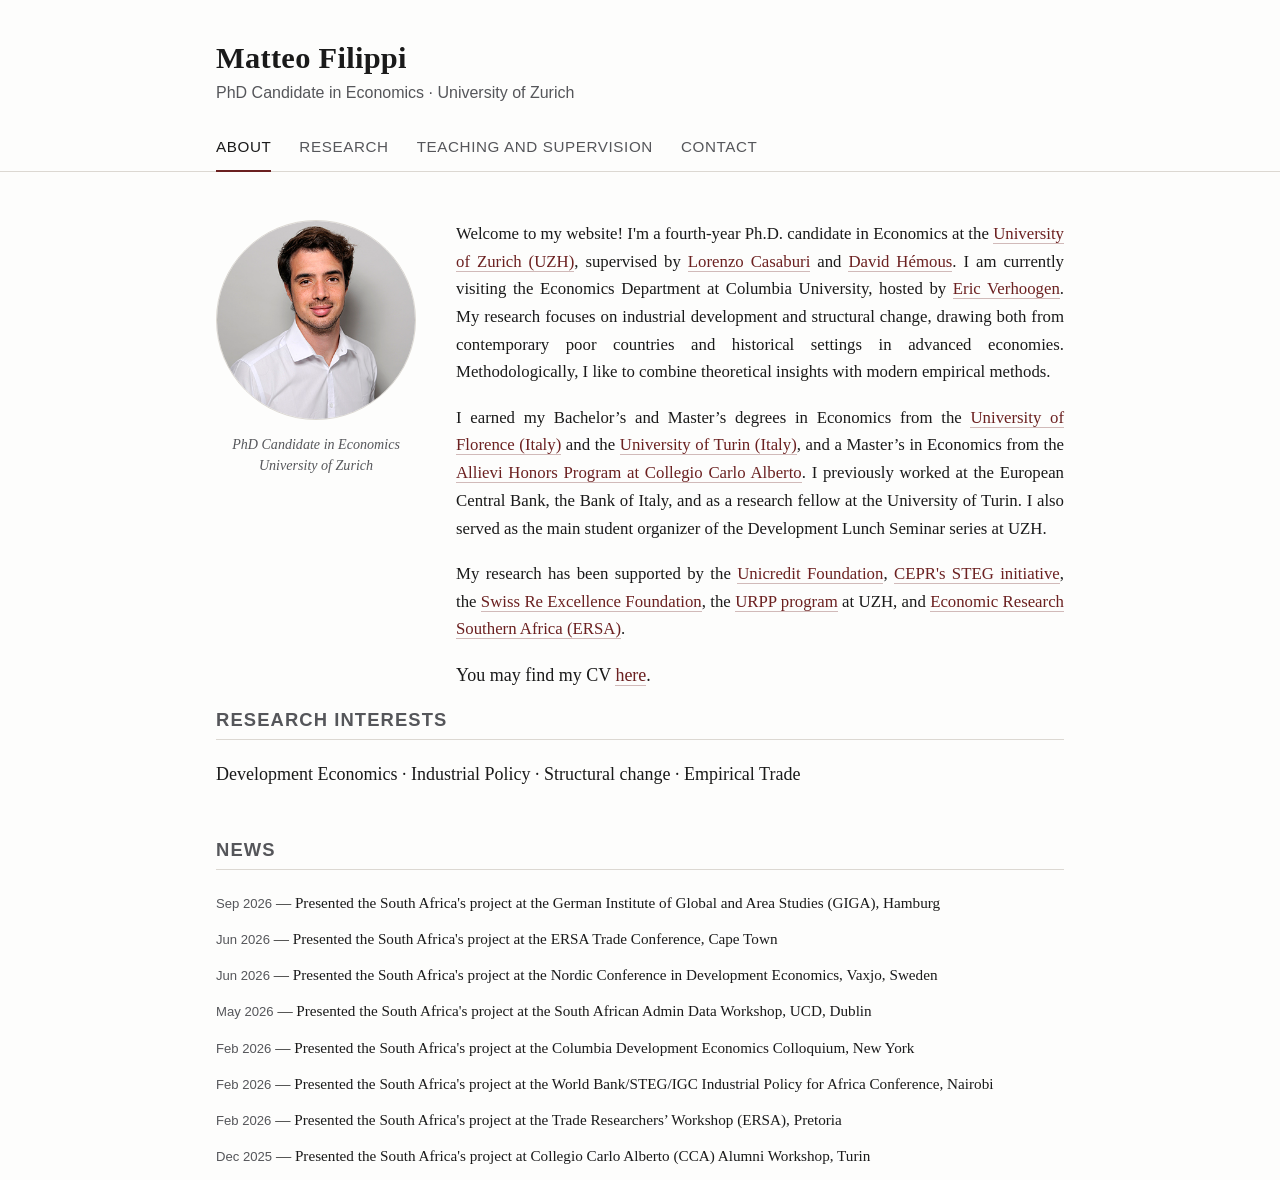
<file: index.html>
<!DOCTYPE html>
<html lang="en">
<head>
<meta charset="utf-8">
<meta name="viewport" content="width=device-width, initial-scale=1">

<!-- ===== EDIT: browser tab title and search-engine description ===== -->
<title>Matteo Filippi — University of Zurich</title>
<meta name="description" content="Matteo Filippi is a PhD candidate in Economics at the University of Zurich, working on trade, industrial policy and firm-level microdata.">

<link rel="stylesheet" href="style.css">
</head>
<body>

<header class="masthead">
  <div class="wrap">
    <!-- ===== EDIT: your name and one-line affiliation ===== -->
    <h1 class="name"><a href="index.html">Matteo Filippi</a></h1>
    <p class="affil">PhD Candidate in Economics &middot; University of Zurich</p>

    <nav>
      <ul>
        <li><a href="index.html" aria-current="page">About</a></li>
        <li><a href="research.html">Research</a></li>
        <li><a href="teaching.html">Teaching and Supervision</a></li>
        <li><a href="contact.html">Contact</a></li>
      </ul>
    </nav>
  </div>
</header>

<main class="wrap">

  <div class="intro">

    <!-- ===== EDIT: your photo =====
         Save a square-ish headshot as assets/img/photo.jpg (about 600×600 px is plenty).
         Keep the alt text descriptive — it is what screen readers announce. -->
    <div>
      <img src="assets/img/photo.jpg" alt="Portrait of Matteo Filippi">
      <p class="photo-caption">
        <!-- Optional: office, or delete these two lines entirely -->
        PhD Candidate in Economics<br>University of Zurich
      </p>
    </div>

    <div>
      <!-- ===== EDIT: your bio. Two to four short paragraphs is the norm. ===== -->
      <p class="lede">
        Welcome to my website! I'm a fourth-year Ph.D. candidate in Economics at the <a href="https://www.econ.uzh.ch/en.html">University of Zurich (UZH)</a>, supervised by <a href="https://www.econ.uzh.ch/en/people/faculty/casaburi.html">Lorenzo Casaburi</a> and <a href="https://www.econ.uzh.ch/en/people/faculty/hemous.html">David Hémous</a>. 
        I am currently visiting the Economics Department at Columbia University, hosted by <a href="https://www.columbia.edu/~ev2124/">Eric Verhoogen</a>. My research focuses on industrial development and structural change, drawing both from contemporary
  poor countries and historical settings in advanced economies. Methodologically, I like to combine theoretical insights with modern empirical methods. 
      </p>

      <p class="lede">
      I earned my Bachelor’s and Master’s degrees in Economics from the <a href="https://www.ec.unifi.it/">University of Florence (Italy)</a> and the <a href="https://www.google.com/url?sa=t&source=web&rct=j&opi=89978449&url=https://www.economics.unito.it/">University of Turin (Italy)</a>,
  and a Master’s in Economics from the <a href="https://www.carloalberto.org/education/allievi-honors-program/">Allievi Honors Program at Collegio Carlo Alberto</a>. I previously worked at the European Central Bank, the Bank of Italy, and as a research fellow at the University of Turin.
  I also served as the main student organizer of the Development Lunch Seminar series at UZH.
      </p>

      <p class="lede">
        My research has been supported by the <a href="https://www.unicreditfoundation.org/en/associazione-marco-fanno/marco-fanno-alumni">Unicredit Foundation</a>, <a href="https://grp.cepr.org/steg">CEPR's STEG initiative</a>,
  the <a href="https://www.swissrefoundation.org/">Swiss Re Excellence Foundation</a>, the <a href="https://www.uzh.ch/en/researchinnovation/priorities/university/UFSP-equality.html">URPP program</a> at UZH,
   and <a href="https://econrsa.org/">Economic Research Southern Africa (ERSA)</a>.
      </p>

      

      <p>
        <!-- ===== EDIT: link your CV. Two options:
             (a) Dropbox — paste your shared link and change ?dl=0 to ?raw=1
             (b) Repo    — put cv.pdf in assets/files/ and use assets/files/cv.pdf
             The README explains both. ===== -->
        You may find my CV <a href="assets/files/cv.pdf">here</a>.
      </p>
    </div>

  </div>

  <h2>Research Interests</h2>
  <!-- ===== EDIT: three to six fields, comma separated. Keep it short. ===== -->
  <p>
    Development Economics · Industrial Policy · Structural change · Empirical Trade
  </p>

  <h2>News</h2>
  <!-- ===== EDIT: recent items, newest first. Delete this whole section
       (h2 + ul) if you would rather not maintain it — many people don't. ===== -->
  <ul class="news">
    <li>
      <span class="date">Sep 2026</span> — Presented the South Africa's project at the German Institute of Global and Area Studies (GIGA), Hamburg
    </li>
    <li>
      <span class="date">Jun 2026</span> — Presented the South Africa's project at the ERSA Trade Conference, Cape Town
    </li>
    <li>
      <span class="date">Jun 2026</span> — Presented the South Africa's project at the Nordic Conference in Development Economics, Vaxjo, Sweden
    </li>
    <li>
      <span class="date">May 2026</span> — Presented the South Africa's project at the South African Admin Data Workshop, UCD, Dublin
    </li>
    <li>
      <span class="date">Feb 2026</span> — Presented the South Africa's project at the Columbia Development Economics Colloquium, New York
    </li>
    <li>
      <span class="date">Feb 2026</span> — Presented the South Africa's project at the World Bank/STEG/IGC Industrial Policy for Africa Conference, Nairobi
    </li>
    <li>
      <span class="date">Feb 2026</span> — Presented the South Africa's project at the Trade Researchers’ Workshop (ERSA), Pretoria
    </li>
    <li>
      <span class="date">Dec 2025</span> — Presented the South Africa's project at Collegio Carlo Alberto (CCA) Alumni Workshop, Turin
    </li>
  </ul>

</main>

<script>
document.querySelectorAll('a[href^="http"]').forEach(function (link) {
  if (link.hostname !== location.hostname) {
    link.target = '_blank';
    link.rel = 'noopener';
  }
});
</script>
</body>

</body>
</html>
</file>
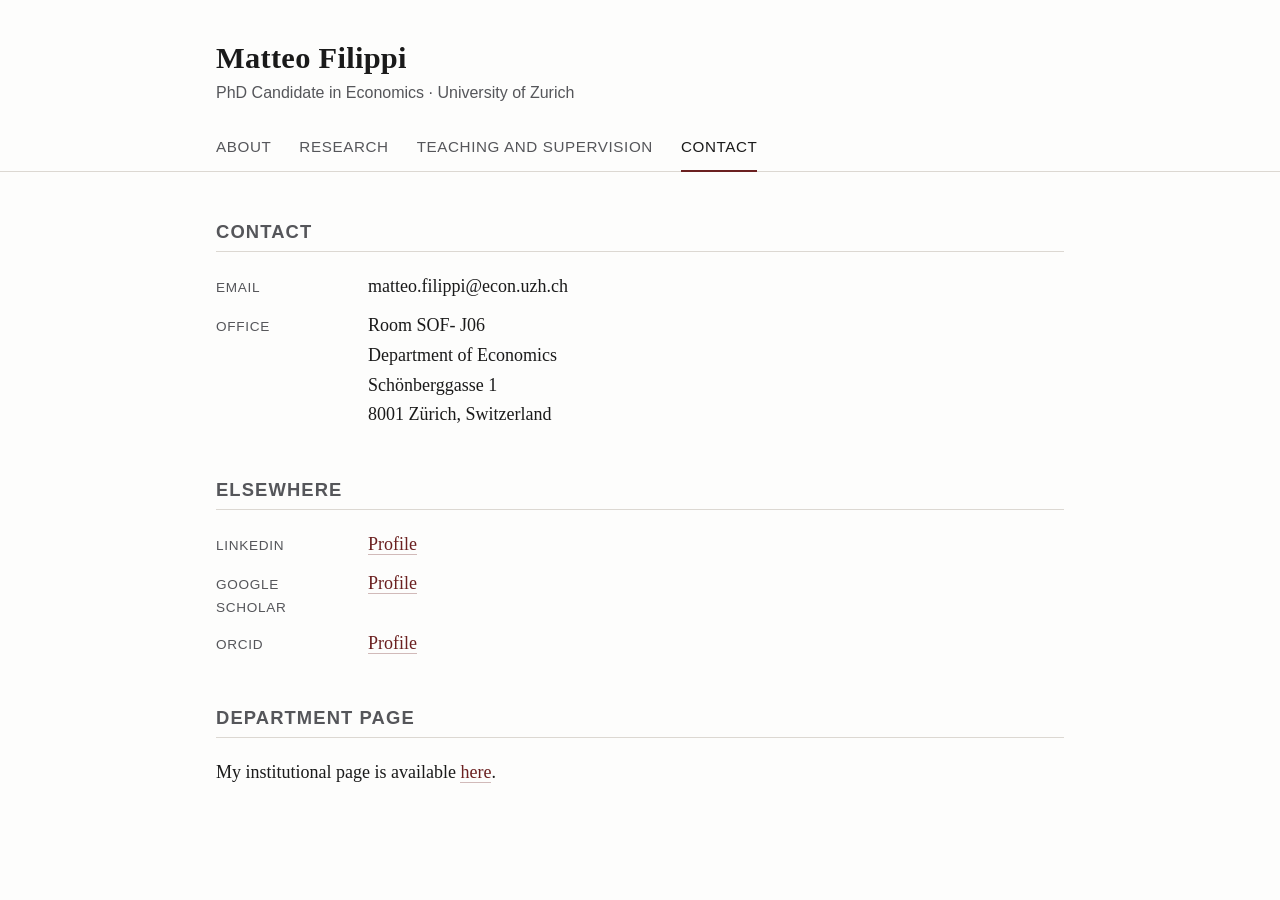
<file: contact.html>
<!DOCTYPE html>
<html lang="en">
<head>
<meta charset="utf-8">
<meta name="viewport" content="width=device-width, initial-scale=1">
<title>Contact — Matteo Filippi</title>
<meta name="description" content="Contact details and professional profiles.">
<link rel="stylesheet" href="style.css">
</head>
<body>

<header class="masthead">
  <div class="wrap">
    <h1 class="name"><a href="index.html">Matteo Filippi</a></h1>
    <p class="affil">PhD Candidate in Economics &middot; University of Zurich</p>
    <nav>
      <ul>
        <li><a href="index.html">About</a></li>
        <li><a href="research.html">Research</a></li>
        <li><a href="teaching.html">Teaching and Supervision</a></li>
        <li><a href="contact.html" aria-current="page">Contact</a></li>
      </ul>
    </nav>
  </div>
</header>

<main class="wrap">

  <!-- COMMENT
  On spam: Publishing an address as plain text invites scraping. A common academic workaround is writing it as
  <code>firstname.lastname [at] uzh [dot] ch</code> instead of a clickable link — the comment above the Email row
  shows how to switch. Delete this box before publishing. -->

  <h2>Contact</h2>

  <dl class="contact-grid">

    <dt>Email</dt>
    <!-- Anti-spam version -->
    <dd>matteo.filippi@econ.uzh.ch</dd>

    <dt>Office</dt>
    <dd>
      Room SOF- J06<br>
      Department of Economics<br>
      Schönberggasse 1 <br>
      8001 Zürich, Switzerland
    </dd>

  </dl>

  <h2>Elsewhere</h2>

  <dl class="contact-grid">

    <dt>LinkedIn</dt>
    <dd><a href="https://www.linkedin.com/in/matteo-filippi-00038a214/">Profile</a></dd>

    <dt>Google Scholar</dt>
    <dd><a href="https://scholar.google.com/citations?user=EFpjwCUAAAAJ">Profile</a></dd>

    <dt>ORCID</dt>
    <dd><a href="https://orcid.org/0009-0002-6234-6464">Profile</a></dd>

    <!-- Delete any row above that doesn't apply: remove both the <dt> and its <dd>. -->

  </dl>

  <h2>Department Page</h2>
  <p>
    My institutional page is available <a href="https://www.econ.uzh.ch/en/people/graduatestudents/filippi.html">here</a>.
  </p>

</main>

<script>
document.querySelectorAll('a[href^="http"]').forEach(function (link) {
  if (link.hostname !== location.hostname) {
    link.target = '_blank';
    link.rel = 'noopener';
  }
});
</script>
</body>

</body>
</html>
</file>
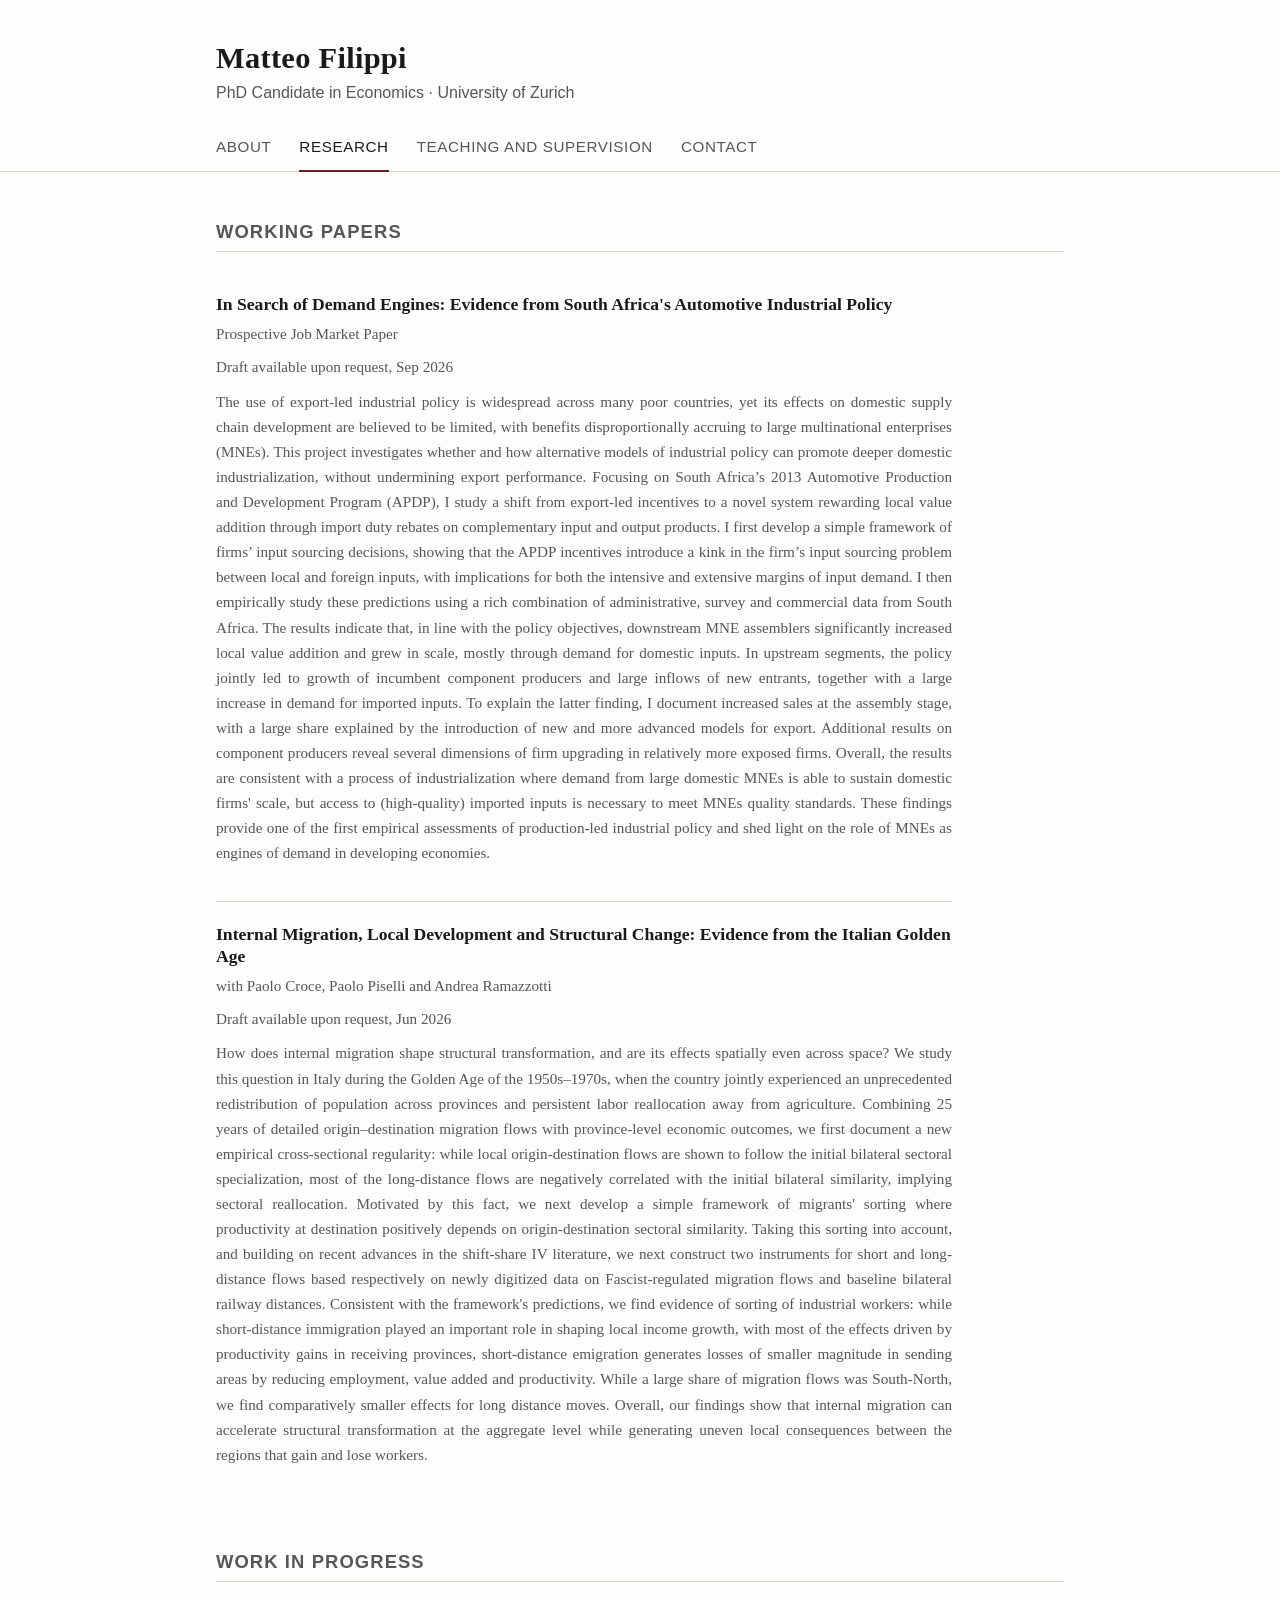
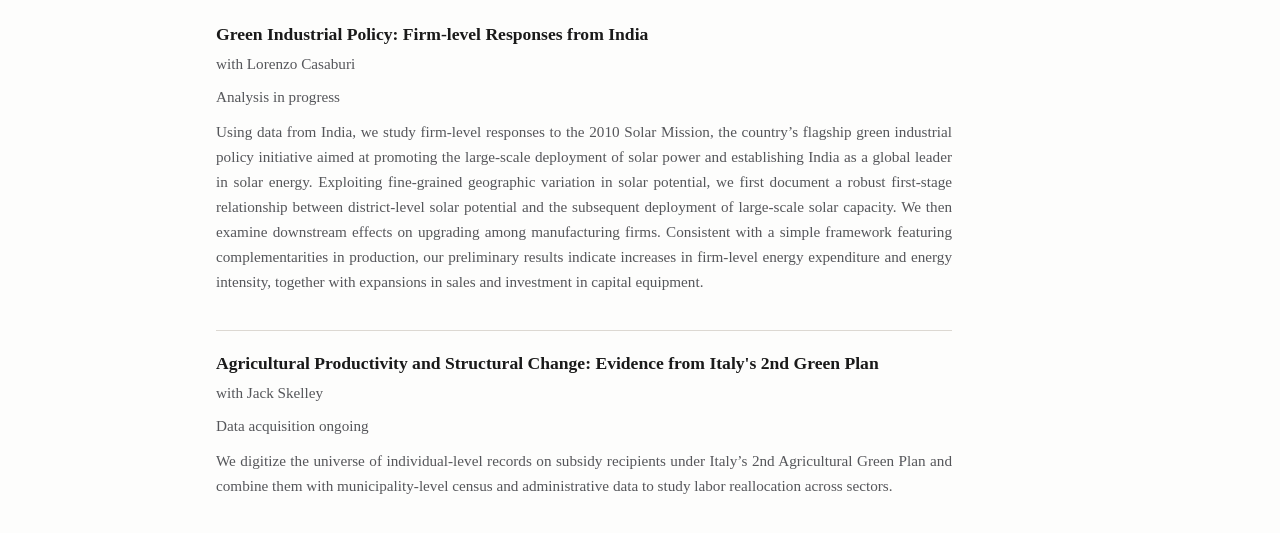
<file: research.html>
<!DOCTYPE html>
<html lang="en">
<head>
<meta charset="utf-8">
<meta name="viewport" content="width=device-width, initial-scale=1">
<title>Research — Matteo Filippi</title>
<meta name="description" content="Working papers and work in progress.">
<link rel="stylesheet" href="style.css">
</head>
<body>

<header class="masthead">
  <div class="wrap">
    <h1 class="name"><a href="index.html">Matteo Filippi</a></h1>
    <p class="affil">PhD Candidate in Economics &middot; University of Zurich</p>
    <nav>
      <ul>
        <li><a href="index.html">About</a></li>
        <li><a href="research.html" aria-current="page">Research</a></li>
        <li><a href="teaching.html">Teaching and Supervision</a></li>
        <li><a href="contact.html">Contact</a></li>
      </ul>
    </nav>
  </div>
</header>

<main class="wrap">

  <!--
    Each paper below has an <code>href="PASTE_DROPBOX_LINK_HERE"</code>. Get the Dropbox share link for the PDF,
    then change the ending from <code>?dl=0</code> to <code>?raw=1</code> and paste it in. Because the link points
    at the file, overwriting that PDF in Dropbox updates the site instantly — no GitHub push needed. Full instructions
    in <code>README.md</code>. -->

  <!-- ======================================================================
       PUBLICATIONS
       Delete this whole section (h2 + ul) until you have something to put in it.
       ====================================================================== -->
  
  <!-- <h2>Publications</h2>

  <ul class="papers">
    <li class="paper">
      <h3 class="title">[PLACEHOLDER — Paper Title]</h3>
      <p class="authors">with [Co-author One] and [Co-author Two]</p>
      <p class="outlet"><em>[Journal Name]</em>, [Volume(Issue)], [Year], pp. [xx–yy]</p>
      <div class="links">
        <a href="PASTE_DOI_OR_JOURNAL_LINK_HERE">Journal</a>
        <a href="PASTE_DROPBOX_LINK_HERE">PDF</a>
        <a href="PASTE_LINK_HERE">Replication</a>
      </div>
    </li>
  </ul> -->

  <!-- ======================================================================
       WORKING PAPERS
       Copy one <li class="paper"> ... </li> block per paper.
       Delete any <a> button you don't need (Slides, Data, Appendix...).
       ====================================================================== -->
  <h2>Working Papers</h2>

  <ul class="papers">

    <li class="paper">
      <h3 class="title">In Search of Demand Engines: Evidence from South Africa's Automotive Industrial Policy</h3>
      <p class="authors">Prospective Job Market Paper</p>
      <p class="outlet">Draft available upon request, Sep 2026 </p>
      <p class="abstract">
        The use of export-led industrial policy is widespread across many poor countries, yet its effects on
        domestic supply chain development are believed to be limited, with benefits disproportionally accruing
        to large multinational enterprises (MNEs). This project investigates whether and how alternative
        models of industrial policy can promote deeper domestic industrialization, without undermining
        export performance. Focusing on South Africa’s 2013 Automotive Production and Development
        Program (APDP), I study a shift from export-led incentives to a novel system rewarding local value
        addition through import duty rebates on complementary input and output products. I first develop
        a simple framework of firms’ input sourcing decisions, showing that the APDP incentives introduce
        a kink in the firm’s input sourcing problem between local and foreign inputs, with implications for
        both the intensive and extensive margins of input demand. I then empirically study these predictions
        using a rich combination of administrative, survey and commercial data from South Africa. The
        results indicate that, in line with the policy objectives, downstream MNE assemblers significantly
        increased local value addition and grew in scale, mostly through demand for domestic inputs. In
        upstream segments, the policy jointly led to growth of incumbent component producers and large
        inflows of new entrants, together with a large increase in demand for imported inputs.
        To explain the latter finding, I document increased sales at the assembly stage, with a large share
        explained by the introduction of new and more advanced models for export. Additional results
        on component producers reveal several dimensions of firm upgrading in relatively more exposed
        firms. Overall, the results are consistent with a process of industrialization where demand from large
        domestic MNEs is able to sustain domestic firms' scale, but access to (high-quality) imported
        inputs is necessary to meet MNEs quality standards. These findings provide one of the first empirical
        assessments of production-led industrial policy and shed light on the role of MNEs as engines of
        demand in developing economies.

      <!-- </p>
      <div class="links">
        <a href="PASTE_DROPBOX_LINK_HERE">PDF</a>
        <a href="PASTE_DROPBOX_LINK_HERE">Slides</a>
        <a href="PASTE_DROPBOX_LINK_HERE">Online Appendix</a>
      </div> -->
    </li>

    <li class="paper">
      <h3 class="title">Internal Migration, Local Development and Structural Change: Evidence from the Italian Golden Age</h3>
      <p class="authors">with Paolo Croce, Paolo Piselli and Andrea Ramazzotti</p>
      <p class="outlet">Draft available upon request, Jun 2026</p>
      <p class="abstract">
        How does internal migration shape structural transformation, and are its effects spatially even across space? We study this question
        in Italy during the Golden Age of the 1950s–1970s, when the country jointly experienced an unprecedented redistribution of population
        across provinces and persistent labor reallocation away from agriculture. Combining 25 years of detailed origin–destination migration flows with
        province-level economic outcomes, we first document a new empirical cross-sectional regularity: while local origin-destination flows
        are shown to follow the initial bilateral sectoral specialization, most of the long-distance flows are negatively correlated with the initial
        bilateral similarity, implying sectoral reallocation. Motivated by this fact, we next develop a simple framework of migrants' sorting where productivity at destination positively depends on
        origin-destination sectoral similarity. Taking this sorting into account, and building on recent advances in the shift-share IV literature, 
        we next construct two instruments for short and long-distance flows based respectively on newly digitized data on Fascist-regulated 
        migration flows and baseline bilateral railway distances. Consistent with the framework's predictions, we find evidence of sorting of 
        industrial workers: while short-distance immigration played an important role in shaping local income growth, with most of the effects
        driven by productivity gains in receiving provinces, short-distance emigration generates losses of smaller magnitude in sending areas by reducing employment,
        value added and productivity. While a large share of migration flows was South-North, we find comparatively smaller effects for long distance moves.
         Overall, our findings show that internal migration can accelerate structural transformation at the aggregate level while generating uneven local consequences
         between the regions that gain and lose workers.

      </p>
      
      <!-- <div class="links">
        <a href="PASTE_DROPBOX_LINK_HERE">PDF</a>
        <a href="PASTE_DROPBOX_LINK_HERE">Slides</a>
      </div> -->
    </li>

  </ul>

  <!-- ======================================================================
       WORK IN PROGRESS — usually title + co-authors only, no PDF.
       ====================================================================== -->
  <h2>Work in Progress</h2>

  <ul class="papers">

    <li class="paper">
      <h3 class="title">Green Industrial Policy: Firm-level Responses from India</h3>
      <p class="authors">with Lorenzo Casaburi</p>
      <p class="outlet">Analysis in progress</p>
      <p class="abstract">
        Using data from India, we study firm-level responses to the 2010 Solar Mission, the country’s flagship green industrial policy initiative
        aimed at promoting the large-scale deployment of solar power and establishing India as a global leader in solar energy. Exploiting
        fine-grained geographic variation in solar potential, we first document a robust first-stage relationship between district-level
        solar potential and the subsequent deployment of large-scale solar capacity. We then examine downstream effects on upgrading among
        manufacturing firms. Consistent with a simple framework featuring complementarities in production, our preliminary results indicate
        increases in firm-level energy expenditure and energy intensity, together with expansions in sales and investment in capital
        equipment.
      </p>
    </li>

    <li class="paper">
      <h3 class="title">Agricultural Productivity and Structural Change: Evidence from Italy's 2nd Green Plan</h3>
      <p class="authors">with Jack Skelley</p>
      <p class="outlet">Data acquisition ongoing</p>
      <p class="abstract">
        We digitize the universe of individual-level records on subsidy recipients under Italy’s 2nd Agricultural Green Plan
        and combine them with municipality-level census and administrative data to study labor reallocation across sectors.

      </p>
    </li>

  </ul>

  <!-- ======================================================================
       OTHER WRITING — policy briefs, book chapters, blog posts.
       Delete this section if you don't need it.
       ====================================================================== -->
  <!-- <h2>Policy Work and Other Writing</h2>

  <ul class="papers">
    <li class="paper">
      <h3 class="title">[PLACEHOLDER — Title]</h3>
      <p class="outlet">[Outlet or series], [Year]</p>
      <div class="links">
        <a href="PASTE_LINK_HERE">Link</a>
      </div>
    </li>
  </ul> -->

</main>

<script>
document.querySelectorAll('a[href^="http"]').forEach(function (link) {
  if (link.hostname !== location.hostname) {
    link.target = '_blank';
    link.rel = 'noopener';
  }
});
</script>
</body>

</body>
</html>
</file>
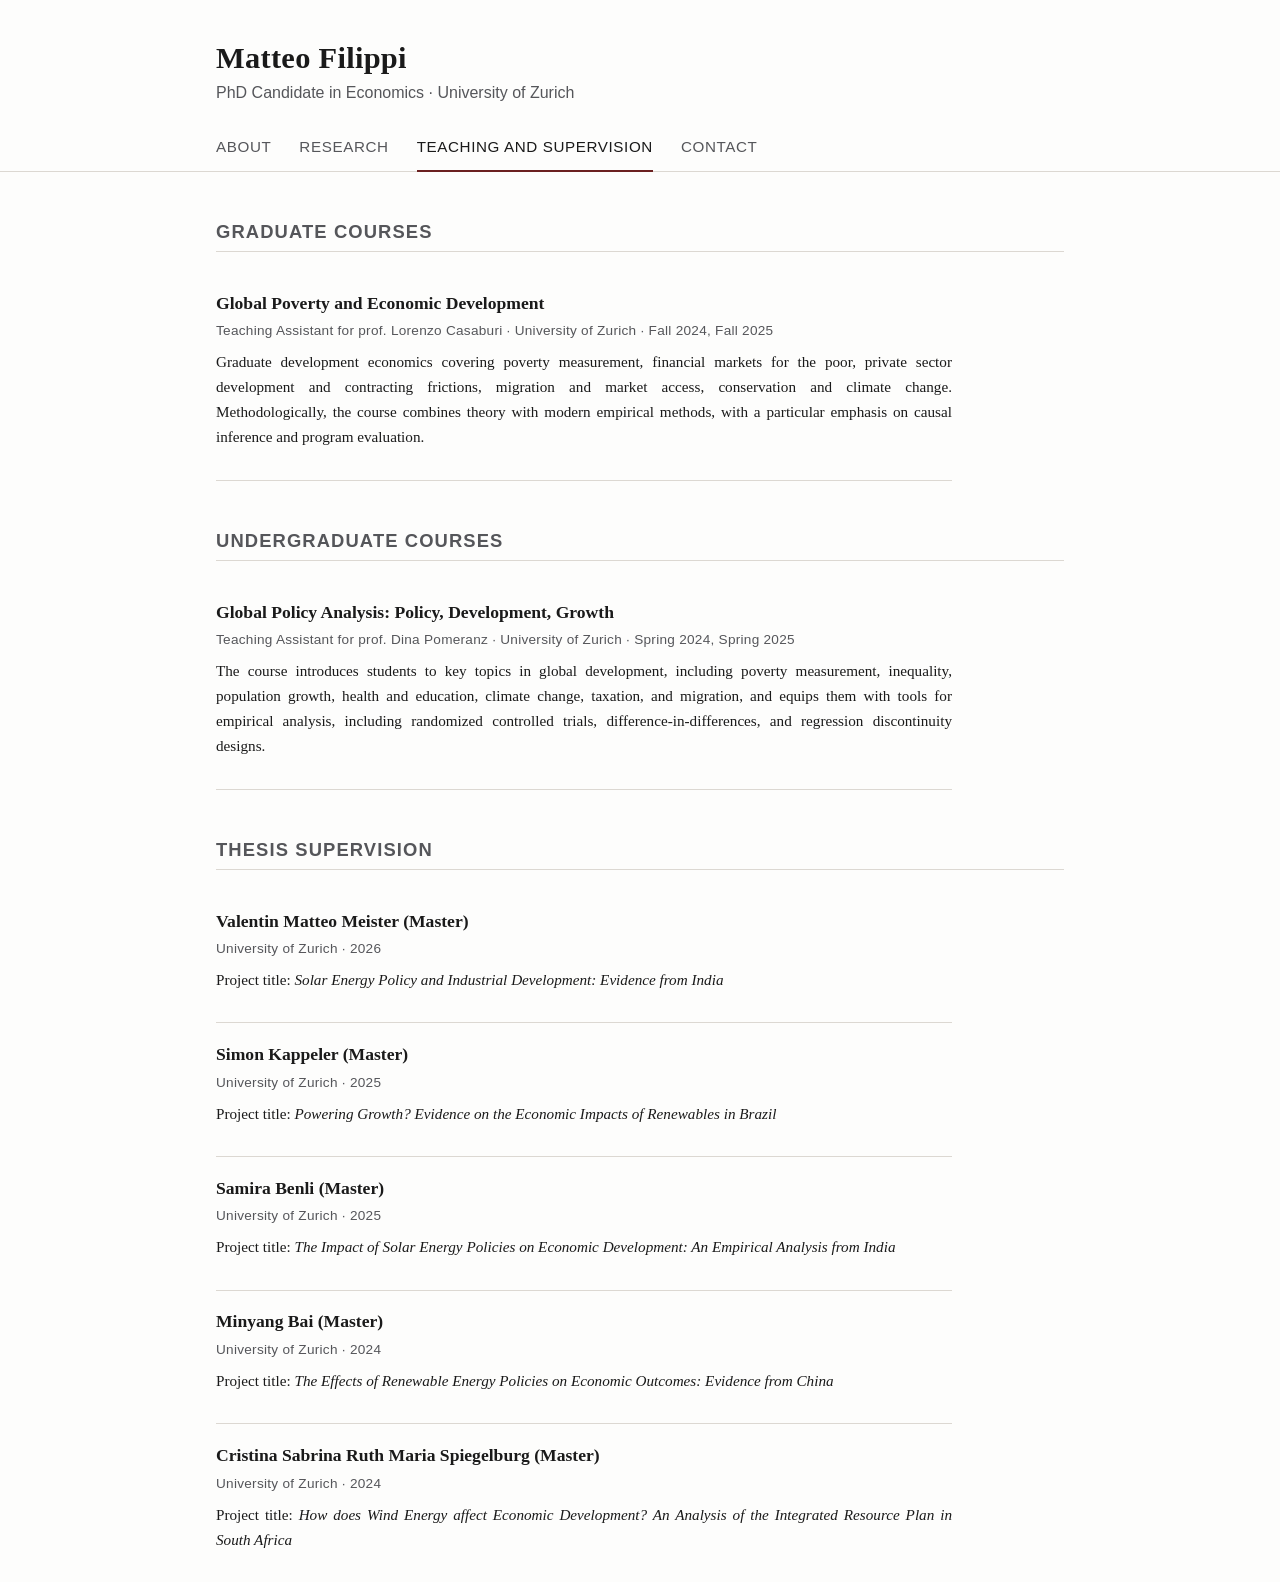
<file: teaching.html>
<!DOCTYPE html>
<html lang="en">
<head>
<meta charset="utf-8">
<meta name="viewport" content="width=device-width, initial-scale=1">
<title>Teaching and Supervision — Matteo Filippi</title>
<meta name="description" content="Courses taught and teaching materials.">
<link rel="stylesheet" href="style.css">
</head>
<body>

<header class="masthead">
  <div class="wrap">
    <h1 class="name"><a href="index.html">Matteo Filippi</a></h1>
    <p class="affil">PhD Candidate in Economics &middot; University of Zurich</p>
    <nav>
      <ul>
        <li><a href="index.html">About</a></li>
        <li><a href="research.html">Research</a></li>
        <li><a href="teaching.html" aria-current="page">Teaching and Supervision</a></li>
        <li><a href="contact.html">Contact</a></li>
      </ul>
    </nav>
  </div>
</header>

<main class="wrap">

   <!-- GENERAL DESCRIPTION
   Courses are grouped by level, newest first — the usual convention. Each entry has an optional description and optional links
   (syllabus, slides, problem sets) that work exactly like the paper links on the Research page. -->

  <!-- ======================================================================
       GRADUATE / MASTER COURSES
       Copy one <div class="course"> ... </div> block per course.
       ====================================================================== -->
  <h2>Graduate Courses</h2>

  <div class="course">
    <h3>Global Poverty and Economic Development</h3>
    <p class="meta">Teaching Assistant for prof. Lorenzo Casaburi · University of Zurich · Fall 2024, Fall 2025 </p>
    <p>
     Graduate development economics covering poverty measurement, financial markets for the poor, 
     private sector development and contracting frictions, migration and market access, conservation and climate change. Methodologically, the course combines theory with
     modern empirical methods, with a particular emphasis on causal inference and program evaluation. </p>
     
  <!-- Here I can insert additional documents: syllabus, slides, problem sets ...
    <div class="links">
      <a href="PASTE_DROPBOX_LINK_HERE">Syllabus</a>
      <a href="PASTE_DROPBOX_LINK_HERE">Slides</a>
      <a href="PASTE_DROPBOX_LINK_HERE">Problem Sets</a>
    </div> -->
  </div>

  <!-- ======================================================================
       UNDERGRADUATE / BACHELOR COURSES
       ====================================================================== -->
  <h2>Undergraduate Courses</h2>

  <div class="course">
    <h3>Global Policy Analysis: Policy, Development, Growth</h3>
    <p class="meta">Teaching Assistant for prof. Dina Pomeranz · University of Zurich · Spring 2024, Spring 2025 </p>
    <p>The course introduces students to key topics in global development, including poverty measurement, inequality,
      population growth, health and education, climate change, taxation, and migration,
      and equips them with tools for empirical analysis, including randomized controlled trials,
      difference-in-differences, and regression discontinuity designs.</p>
    
      <!-- Here I can insert additional documents: syllabus, slides, problem sets ...
      <div class="links">
      <a href="PASTE_DROPBOX_LINK_HERE">Syllabus</a>
      <a href="PASTE_DROPBOX_LINK_HERE">Slides</a>
    </div> -->
  </div>

  <!-- ======================================================================
       SUPERVISION / OTHER TEACHING
       Delete this section if it doesn't apply.
       ====================================================================== -->
  <h2>Thesis Supervision</h2>

  <div class="course">
    <h3>Valentin Matteo Meister (Master)</h3>
    <p class="meta">University of Zurich · 2026</p>
    <p>
      Project title: <em>Solar Energy Policy and Industrial Development: Evidence from India</em>
    </p>
  </div>

  <div class="course">
    <h3>Simon Kappeler (Master)</h3>
    <p class="meta">University of Zurich · 2025</p>
    <p>
      Project title: <em>Powering Growth? Evidence on the Economic Impacts of Renewables in Brazil</em>
    </p>
  </div>

  <div class="course">
    <h3>Samira Benli (Master)</h3>
    <p class="meta">University of Zurich · 2025</p>
    <p>
      Project title: <em>The Impact of Solar Energy Policies on Economic Development: An Empirical Analysis from India </em>
    </p>
  </div>

  <div class="course">
    <h3>Minyang Bai (Master)</h3>
    <p class="meta">University of Zurich · 2024</p>
    <p>
      Project title: <em>The Effects of Renewable Energy Policies on Economic Outcomes: Evidence from China </em>
    </p>
  </div>

  <div class="course">
    <h3>Cristina Sabrina Ruth Maria Spiegelburg (Master)</h3>
    <p class="meta">University of Zurich · 2024</p>
    <p>
      Project title: <em>How does Wind Energy affect Economic Development?
      An Analysis of the Integrated Resource Plan in South Africa</em>
    </p>
  </div>

  <!-- ======================================================================
       TEACHING RESOURCES — optional. Stata/coding notes are a common draw
       for an econ website; delete if you have none.
       ======================================================================
  <h2>Resources</h2>

  <div class="course">
    <h3>[PLACEHOLDER — e.g. Introduction to Stata for Empirical Economics]</h3>
    <p>
      [PLACEHOLDER — short description of the material and who it is for.]
    </p>
    <div class="links">
      <a href="PASTE_DROPBOX_LINK_HERE">Notes (PDF)</a>
      <a href="PASTE_LINK_HERE">Code (GitHub)</a>
    </div>
  </div>  -->

</main>

</body>
</html>
</file>
<file: style.css>
/* ==========================================================================
   Academic website — stylesheet
   You rarely need to touch this file. The few things you might want to
   change are grouped in the ":root" block right below (colours and widths).
   ========================================================================== */

:root {
  --ink:        #1a1a1a;   /* main text colour                */
  --ink-soft:   #55565a;   /* secondary text, dates, captions */
  --accent:     #6b2020;   /* links and rules (deep maroon)   */
  --accent-alt: #8f3232;   /* link hover                      */
  --rule:       #dcd8d2;   /* hairlines                       */
  --paper:      #fdfdfc;   /* page background                 */
  --wash:       #f4f2ee;   /* tinted blocks                   */
  --measure:    46rem;     /* max text width                  */
  --serif: "Iowan Old Style", "Palatino Linotype", Palatino, "Book Antiqua",
           Georgia, "Times New Roman", serif;
  --sans: -apple-system, BlinkMacSystemFont, "Segoe UI", Helvetica, Arial, sans-serif;
}

*, *::before, *::after { box-sizing: border-box; }

html { -webkit-text-size-adjust: 100%; }

body {
  margin: 0;
  background: var(--paper);
  color: var(--ink);
  font-family: var(--serif);
  font-size: 18px;
  line-height: 1.65;
  font-kerning: normal;
  -webkit-font-smoothing: antialiased;
}

/* ---------- Layout ------------------------------------------------------ */

.wrap {
  max-width: 56rem;
  margin: 0 auto;
  padding: 0 1.5rem;
}

main { padding-bottom: 4rem; }

/* ---------- Masthead & navigation --------------------------------------- */

.masthead {
  border-bottom: 1px solid var(--rule);
  padding: 2.5rem 0 0;
  margin-bottom: 3rem;
}

.masthead .name {
  font-size: 1.9rem;
  line-height: 1.2;
  margin: 0 0 .2rem;
  font-weight: 600;
  letter-spacing: .01em;
}

.masthead .name a { color: var(--ink); text-decoration: none; border-bottom: none; }
.masthead .name a:hover { color: var(--accent); }

.masthead .affil {
  margin: 0 0 1.6rem;
  color: var(--ink-soft);
  font-size: 1rem;
  font-family: var(--sans);
}

nav ul {
  list-style: none;
  margin: 0;
  padding: 0;
  display: flex;
  flex-wrap: wrap;
  gap: 1.75rem;
}

nav a {
  display: inline-block;
  padding-bottom: .7rem;
  font-family: var(--sans);
  font-size: .95rem;
  letter-spacing: .04em;
  text-transform: uppercase;
  color: var(--ink-soft);
  text-decoration: none;
  border-bottom: 2px solid transparent;
  margin-bottom: -1px;
}

nav a:hover { color: var(--accent); }

nav a[aria-current="page"] {
  color: var(--ink);
  border-bottom-color: var(--accent);
}

/* ---------- Typography -------------------------------------------------- */

h1, h2, h3 { line-height: 1.25; font-weight: 600; }

h1 {
  font-size: 1.6rem;
  margin: 0 0 1.75rem;
}

h2 {
  font-size: 1.15rem;
  font-family: var(--sans);
  font-weight: 600;
  letter-spacing: .06em;
  text-transform: uppercase;
  color: var(--ink-soft);
  margin: 3rem 0 1.25rem;
  padding-bottom: .5rem;
  border-bottom: 1px solid var(--rule);
}

h2:first-of-type { margin-top: 0; }

h3 { font-size: 1.1rem; margin: 0 0 .35rem; }

p { margin: 0 0 1.1rem; max-width: var(--measure); }

a { color: var(--accent); text-decoration: none; border-bottom: 1px solid rgba(107,32,32,.3); }
a:hover { color: var(--accent-alt); border-bottom-color: var(--accent-alt); }

/* ---------- About page: photo + bio ------------------------------------- */

.intro {
  display: grid;
  grid-template-columns: 200px 1fr;
  gap: 2.5rem;
  align-items: start;
}

.intro img {
  width: 100%;
  height: auto;
  display: block;
  aspect-ratio: 5 / 5;
  object-fit: cover;
  object-position: center 20%;
  border-radius: 50%;
  border: 1px solid var(--rule);
}

.intro .photo-caption {
  font-family: var(--serif);
  font-style: italic;
  font-size: .88rem;
  color: var(--ink-soft);
  text-align: center;
  margin: .9rem 0 0;
  line-height: 1.45;
}

.intro p:not(.photo-caption) {
  text-align: justify;
  hyphens: auto;
  -webkit-hyphens: auto;
}

/* ---------- Publication / paper list ------------------------------------ */

.papers { list-style: none; margin: 0; padding: 0; }

.paper {
  padding: 1.4rem 0;
  border-bottom: 1px solid var(--rule);
  max-width: var(--measure);
}

.paper:last-child { border-bottom: none; }

.paper .title { font-size: 1.1rem; margin: 0 0 .3rem; font-weight: 600; }

.paper .authors,
.paper .outlet {
  font-size: .95rem;
  color: var(--ink-soft);
  margin: 0 0 .5rem;
}

.paper .outlet em { font-style: italic; }

.paper .abstract {
  font-size: .95rem;
  color: var(--ink-soft);
  margin: .6rem 0 .8rem;
  text-align: justify;
  hyphens: auto;
  -webkit-hyphens: auto;
}

/* Small "PDF / Slides / Data" buttons under each paper */
.links {
  display: flex;
  flex-wrap: wrap;
  gap: .5rem;
  margin-top: .7rem;
}

.links a {
  font-family: var(--sans);
  font-size: .8rem;
  letter-spacing: .04em;
  text-transform: uppercase;
  padding: .3rem .7rem;
  border: 1px solid var(--rule);
  border-radius: 3px;
  color: var(--ink-soft);
  background: var(--paper);
  transition: all .15s ease;
}

.links a:hover {
  color: var(--paper);
  background: var(--accent);
  border-color: var(--accent);
}

/* ---------- News list (About page) -------------------------------------- */


.news { list-style: none; margin: 0; padding: 0; max-width: none; }

.news li {
  margin-bottom: .7rem;
  font-size: .95rem;
}

.news .date { font-family: var(--sans); font-size: .82rem; color: var(--ink-soft); }

/* ---------- Teaching list ----------------------------------------------- */

.course {
  padding: 1.3rem 0;
  border-bottom: 1px solid var(--rule);
  max-width: var(--measure);
}

.course:last-child { border-bottom: none; }

.course .meta {
  font-family: var(--sans);
  font-size: .85rem;
  color: var(--ink-soft);
  margin: 0 0 .4rem;
  letter-spacing: .02em;
}

.course p {
  font-size: .95rem;
  margin-bottom: .6rem;
  text-align: justify;
  hyphens: auto;
  -webkit-hyphens: auto;
}

/* ---------- Contact ----------------------------------------------------- */

.contact-grid {
  display: grid;
  grid-template-columns: 8rem 1fr;
  gap: .6rem 1.5rem;
  max-width: var(--measure);
  align-items: baseline;
}

.contact-grid dt {
  font-family: var(--sans);
  font-size: .85rem;
  text-transform: uppercase;
  letter-spacing: .05em;
  color: var(--ink-soft);
}

.contact-grid dd { margin: 0; }

/* ---------- Utility ----------------------------------------------------- */

.lede { font-size: 1.05rem; }

.note {
  background: var(--wash);
  border-left: 3px solid var(--accent);
  padding: .9rem 1.1rem;
  font-family: var(--sans);
  font-size: .88rem;
  color: var(--ink-soft);
  margin: 0 0 2rem;
  max-width: var(--measure);
  border-radius: 0 3px 3px 0;
}

.note code {
  background: rgba(0,0,0,.05);
  padding: .1em .35em;
  border-radius: 2px;
  font-size: .95em;
}

footer {
  border-top: 1px solid var(--rule);
  padding: 1.5rem 0 3rem;
  font-family: var(--sans);
  font-size: .85rem;
  color: var(--ink-soft);
}

footer a { color: var(--ink-soft); border-bottom-color: var(--rule); }

/* ---------- Small screens ----------------------------------------------- */

@media (max-width: 640px) {
  body { font-size: 17px; }
  .masthead { padding-top: 1.75rem; margin-bottom: 2rem; }
  .masthead .name { font-size: 1.55rem; }
  nav ul { gap: .1rem 1.1rem; }
  nav a { padding-bottom: .55rem; }
  .intro { grid-template-columns: 1fr; gap: 1.5rem; }
  .intro img { max-width: 190px; }
  .contact-grid { grid-template-columns: 1fr; gap: .1rem 0; }
  .contact-grid dd { margin-bottom: .9rem; }
}

/* ---------- Printing (people do print academic pages) ------------------- */

@media print {
  nav, footer, .note { display: none; }
  body { font-size: 11pt; }
  a { color: var(--ink); border: none; }
}
</file>
